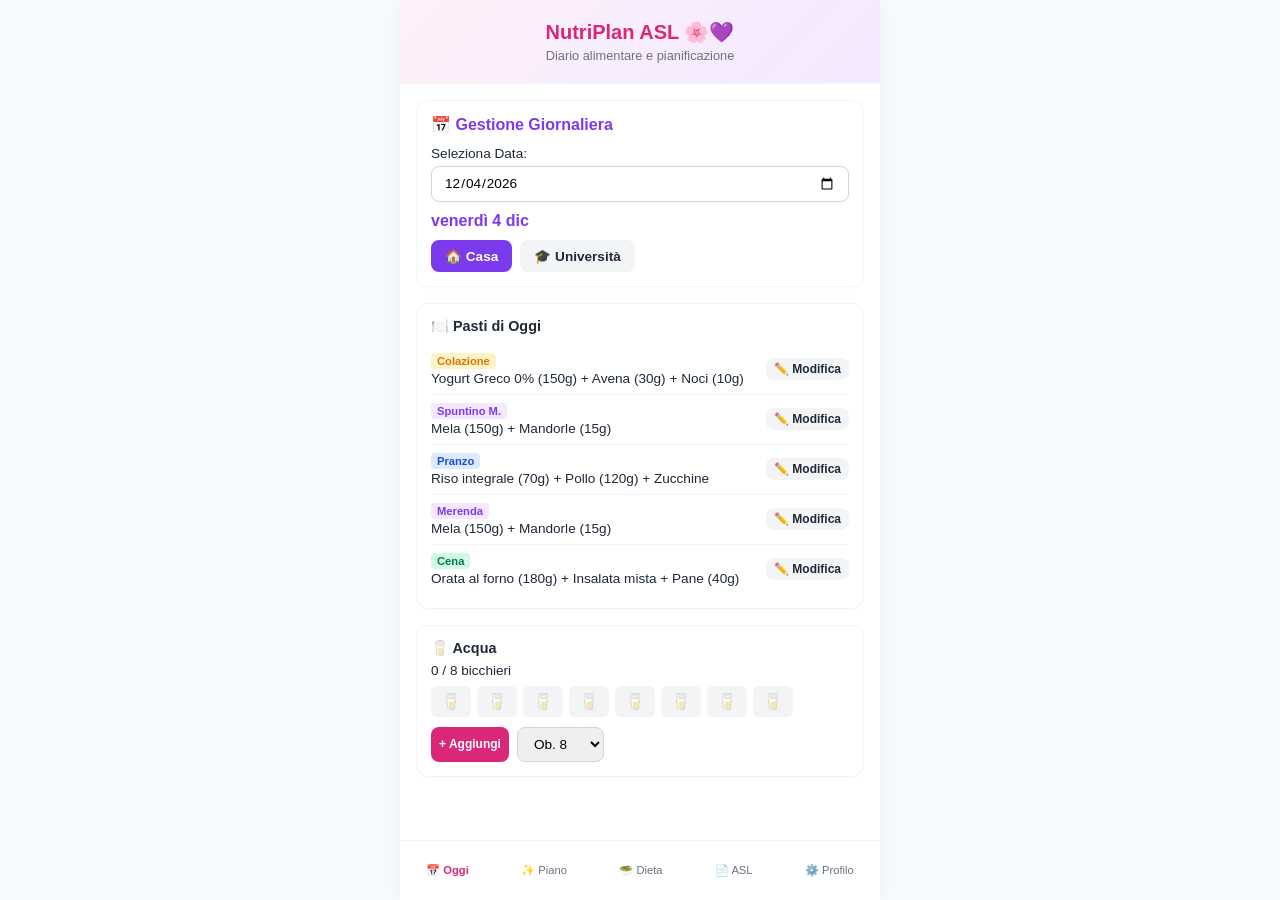
<file: index.html>
<!DOCTYPE html>
<html lang="it">
<head>
    <meta charset="UTF-8">
    <meta name="viewport" content="width=device-width, initial-scale=1.0">
    <title>NutriPlan ASL</title>
    <link rel="stylesheet" href="style.css">
</head>
<body>

    <div class="app-container">
        <!-- HEADER -->
        <header class="app-header">
            <h1>NutriPlan ASL 🌸💜</h1>
            <p class="subtitle">Diario alimentare e pianificazione</p>
        </header>

        <!-- CONTENUTO DELLE SCHEDE -->
        <main class="main-content">

            <!-- SCHEDA 1: OGGI -->
            <section id="page-oggi" class="page active">
                <div class="card">
                    <h2>📅 Gestione Giornaliera</h2>
                    <div style="margin: 10px 0;">
                        <label for="select-date-picker" style="font-size: 0.85rem; font-weight: 500;">Seleziona Data:</label>
                        <input type="date" id="select-date-picker" class="form-control" onchange="cambiaDataSelezionata(this.value)" style="margin-top: 4px;">
                    </div>
                    <h3 id="display-giorno-nome" style="font-size: 1rem; color: #7c3aed; margin-top: 10px;">Oggi</h3>
                    
                    <div class="btn-row" style="margin-top: 10px;">
                        <button type="button" id="btn-mode-casa" class="btn btn-secondary active" onclick="setModalitaGiorno('Casa')">🏠 Casa</button>
                        <button type="button" id="btn-mode-uni" class="btn btn-secondary" onclick="setModalitaGiorno('Uni')">🎓 Università</button>
                    </div>
                </div>

                <div class="card">
                    <h3>🍽️ Pasti di Oggi</h3>
                    <div id="lista-pasti-oggi" style="margin-top: 10px;"></div>
                </div>

                <div class="card">
                    <h3>🥛 Acqua</h3>
                    <p id="water-text" style="font-size: 0.85rem; margin-bottom: 8px;">0 / 8 bicchieri</p>
                    <div class="water-grid" id="water-container"></div>
                    <div style="margin-top: 10px; display:flex; gap:8px;">
                        <button type="button" class="btn btn-primary btn-sm" onclick="aggiungiBicchiereExtra()">+ Aggiungi</button>
                        <select id="water-goal-select" class="form-control" style="width: auto;" onchange="cambiaObiettivoAcqua(this.value)">
                            <option value="6">Ob. 6</option>
                            <option value="8" selected>Ob. 8</option>
                            <option value="10">Ob. 10</option>
                        </select>
                    </div>
                </div>
            </section>

            <!-- SCHEDA 2: PIANO & QUIZ -->
            <section id="page-piano" class="page">
                <div class="card no-print">
                    <h2>📅 Pianificazione Settimanale</h2>
                    <p class="subtitle" style="margin-top: 5px;">Spunta i giorni in cui vai all'Università (pranzo al sacco):</p>
                    
                    <div style="display: flex; flex-direction: column; gap: 6px; margin: 10px 0; font-size: 0.9rem;" id="container-chk-uni">
                        <label><input type="checkbox" class="chk-uni" value="Lunedì"> Lunedì in Università</label>
                        <label><input type="checkbox" class="chk-uni" value="Martedì"> Martedì in Università</label>
                        <label><input type="checkbox" class="chk-uni" value="Mercoledì"> Mercoledì in Università</label>
                        <label><input type="checkbox" class="chk-uni" value="Giovedì"> Giovedì in Università</label>
                        <label><input type="checkbox" class="chk-uni" value="Venerdì"> Venerdì in Università</label>
                        <label><input type="checkbox" class="chk-uni" value="Sabato"> Sabato in Università</label>
                        <label><input type="checkbox" class="chk-uni" value="Domenica"> Domenica in Università</label>
                    </div>

                    <div class="btn-row" style="flex-direction: column; gap: 8px; margin-top: 10px;">
                        <button type="button" class="btn btn-primary" style="width: 100%;" onclick="generaSettimanaAuto()">✨ Genera con un click</button>
                        <button type="button" class="btn btn-secondary" style="width: 100%; background-color: #f3e8ff; color: #7c3aed; font-weight: 700;" onclick="avviaQuizMenu()">📝 Crea il tuo menù (Quiz Manuale)</button>
                        <button type="button" class="btn btn-secondary" style="width: 100%;" onclick="stampaMenuFamiglia()">🖨️ Stampa Tabella Menù</button>
                    </div>
                </div>

                <!-- RIQUADRO QUIZ INTERATTIVO -->
                <div id="box-quiz-menu" class="card" style="display: none; border: 2px solid var(--accent); background: #faf5ff;">
                    <h3 id="quiz-titolo-giorno" style="color: var(--accent);">Crea Menù</h3>
                    <p id="quiz-istruzioni" class="subtitle" style="margin-bottom: 8px;">Seleziona i cibi dal catalogo per questo giorno:</p>
                    
                    <div style="display: flex; flex-direction: column; gap: 8px; font-size: 0.85rem;" id="quiz-campi-container"></div>

                    <div class="btn-row" style="margin-top: 12px;">
                        <button type="button" class="btn btn-primary" style="flex: 1;" onclick="proseguiQuizMenu()">Avanti ➡️</button>
                        <button type="button" class="btn btn-secondary" onclick="annullaQuizMenu()">Annulla</button>
                    </div>
                </div>

                <div class="card printable-table-card">
                    <h3 style="margin-bottom: 8px; color: var(--accent);">📋 Tabella Menù della Settimana</h3>
                    <div class="asl-container" style="position: relative; overflow-x: auto;">
                        <table class="asl-table" style="width: 100%; font-size: 0.8rem;">
                            <thead>
                                <tr style="background: #fdf2f8; color: #db2777;">
                                    <th style="width: 12%;">Giorno</th>
                                    <th style="width: 18%;">Colazione</th>
                                    <th style="width: 17%;">Spuntino</th>
                                    <th style="width: 18%;">Pranzo</th>
                                    <th style="width: 17%;">Merenda</th>
                                    <th style="width: 18%;">Cena</th>
                                </tr>
                            </thead>
                            <tbody id="lista-piano-settimana">
                                <tr><td colspan="6" style="text-align:center; color:#6b7280; padding: 15px;">Clicca su "Genera con un click" o usa il quiz.</td></tr>
                            </tbody>
                        </table>
                    </div>
                    <button type="button" class="btn btn-primary no-print" style="margin-top: 15px; width: 100%;" onclick="window.print()">🖨️ Stampa Tabella</button>
                </div>
            </section>

            <!-- SCHEDA 3: DIETA / CATALOGO -->
            <section id="page-dieta" class="page">
                <div class="card">
                    <h2>🥗 Catalogo Cibi</h2>
                    <p class="subtitle" style="margin-top: 5px;">I tuoi alimenti inseriti per popolare i pasti.</p>
                    <button type="button" class="btn btn-primary" style="margin-top: 12px;" onclick="apriModalNuovoCibo()">+ Aggiungi Alimento</button>
                </div>
                <div class="card">
                    <h3>Alimenti Disponibili</h3>
                    <div id="lista-catalogo-cibi" style="margin-top: 10px;"></div>
                </div>
            </section>

            <!-- SCHEDA 4: ASL -->
            <section id="page-asl" class="page">
                <div class="card">
                    <h2>📄 Foglio ASL</h2>
                    <p class="subtitle" style="margin-top: 5px;">Carica il modello del tuo foglio:</p>
                    <input type="file" accept="image/*,application/pdf" class="form-control" style="margin-top: 10px;" onchange="caricaFoglioASL(event)">
                </div>
                
                <div class="card asl-preview-card">
                    <h3>Diario ASL (Sincronizzato)</h3>
                    <div class="asl-container" style="position: relative; margin-top: 10px; overflow-x: auto;">
                        <img id="asl-background-img" style="display:none; width: 100%; border-radius: 8px;" alt="Sfondo ASL">
                        <table class="asl-table" style="width: 100%; font-size: 0.8rem; margin-top: 10px;">
                            <thead>
                                <tr style="background: #fdf2f8; color: #db2777;">
                                    <th style="width: 12%;">Giorno</th>
                                    <th style="width: 18%;">Colazione</th>
                                    <th style="width: 17%;">Spuntino</th>
                                    <th style="width: 18%;">Pranzo</th>
                                    <th style="width: 17%;">Merenda</th>
                                    <th style="width: 18%;">Cena</th>
                                </tr>
                            </thead>
                            <tbody id="asl-table-body"></tbody>
                        </table>
                    </div>
                    <button type="button" class="btn btn-primary" style="margin-top: 15px;" onclick="window.print()">Stampa Foglio ASL</button>
                </div>
            </section>

            <!-- SCHEDA 5: PROFILO & RITUALE -->
            <section id="page-profilo" class="page">
                <div class="card">
                    <h2>⚙️ Profilo & BMR</h2>
                    <div style="display:flex; flex-direction:column; gap:8px; margin-top:10px;">
                        <input type="number" id="input-peso" class="form-control" placeholder="Peso (kg)" oninput="calcolaBMR()">
                        <input type="number" id="input-altezza" class="form-control" placeholder="Altezza (cm)" oninput="calcolaBMR()">
                        <input type="number" id="input-eta" class="form-control" placeholder="Età" oninput="calcolaBMR()">
                    </div>
                    <p style="margin-top: 10px; font-size: 0.85rem;">BMR Calcolato: <strong id="bmr-output">--</strong> kcal</p>
                </div>

                <div class="card" style="border: 2px solid #db2777; background: #fdf2f8;">
                    <h2>🌸 Rituale della Domenica</h2>
                    <p class="subtitle" style="margin-top: 5px;">Controlla se ci sono giorni vuoti, archivia e stampa la settimana.</p>
                    <button type="button" class="btn btn-primary" style="margin-top: 10px; width: 100%;" onclick="avviaRitualeDomenica()">Avvia Rituale della Domenica</button>
                </div>

                <div class="card">
                    <h2>📂 Archivio Settimanale</h2>
                    <div id="lista-archivio-settimane" style="margin-top: 10px;"></div>
                </div>
            </section>

        </main>

        <!-- MODALI -->
        <div id="modal-edit-pasto" class="modal">
            <div class="modal-content">
                <h3 id="modal-cat-name">Modifica Pasto</h3>
                <input type="text" id="modal-pasto-input" class="form-control" style="margin: 10px 0;">
                <div class="btn-row">
                    <button type="button" class="btn btn-primary" onclick="salvaModificaPasto()">Salva</button>
                    <button type="button" class="btn btn-secondary" onclick="chiudiModale('modal-edit-pasto')">Annulla</button>
                </div>
            </div>
        </div>

        <div id="modal-nuovo-cibo" class="modal">
            <div class="modal-content">
                <h3>Aggiungi al Catalogo</h3>
                <select id="new-cibo-cat" class="form-control" style="margin: 10px 0;">
                    <option value="Colazione">Colazione</option>
                    <option value="Spuntino">Spuntino</option>
                    <option value="Pranzo">Pranzo</option>
                    <option value="Cena">Cena</option>
                </select>
                <input type="text" id="new-cibo-nome" class="form-control" placeholder="Descrizione alimento e grammi" style="margin-bottom: 10px;">
                <div class="btn-row">
                    <button type="button" class="btn btn-primary" onclick="salvaNuovoCiboCatalogo()">Aggiungi</button>
                    <button type="button" class="btn btn-secondary" onclick="chiudiModale('modal-nuovo-cibo')">Annulla</button>
                </div>
            </div>
        </div>

        <div id="modal-rituale" class="modal">
            <div class="modal-content" style="max-width: 360px;">
                <h3>🌸 Rituale della Domenica</h3>
                <div id="rituale-step-content" style="margin-top: 10px; font-size: 0.85rem;"></div>
            </div>
        </div>

        <!-- NAVIGAZIONE INFERIORE -->
        <nav class="bottom-nav">
            <button type="button" class="nav-item active" onclick="cambiaScheda('page-oggi', this)">📅 Oggi</button>
            <button type="button" class="nav-item" onclick="cambiaScheda('page-piano', this)">✨ Piano</button>
            <button type="button" class="nav-item" onclick="cambiaScheda('page-dieta', this)">🥗 Dieta</button>
            <button type="button" class="nav-item" onclick="cambiaScheda('page-asl', this)">📄 ASL</button>
            <button type="button" class="nav-item" onclick="cambiaScheda('page-profilo', this)">⚙️ Profilo</button>
        </nav>
    </div>

    <script src="script.js"></script>
</body>
</html>
</file>
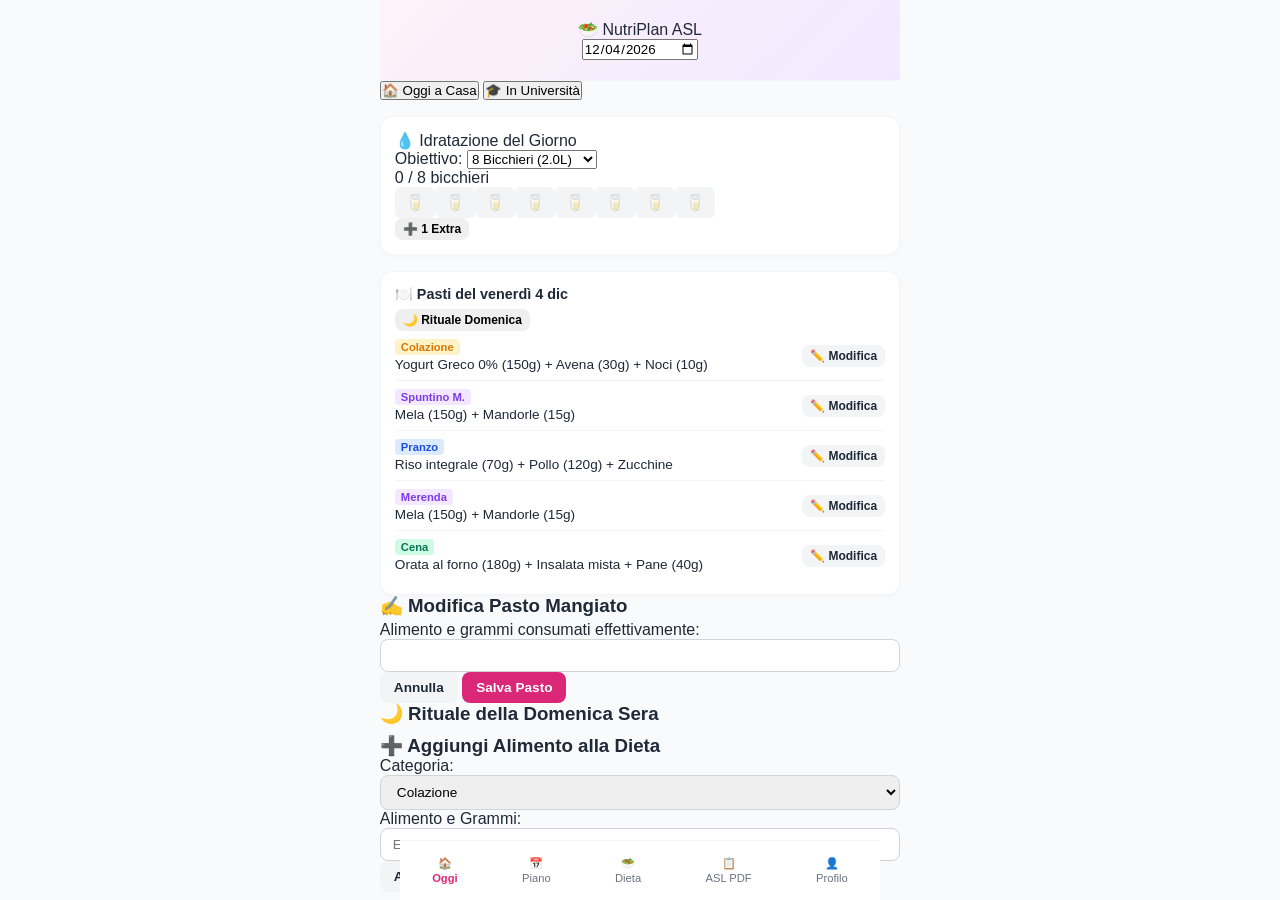
<file: index file.html>
<!DOCTYPE html>
<html lang="it">
<head>
    <meta charset="UTF-8">
    <meta name="viewport" content="width=device-width, initial-scale=1.0, maximum-scale=1.0, user-scalable=no">
    <title>NutriPlan ASL</title>
    <link rel="stylesheet" href="style.css">
</head>
<body>

    <div class="app-shell">
        <!-- HEADER APP CON CAMBIO DATA -->
        <header class="app-header">
            <div class="logo">🥗 NutriPlan ASL</div>
            <div class="date-picker-wrapper">
                <input type="date" id="select-date-picker" onchange="cambiaDataSelezionata(this.value)">
            </div>
        </header>

        <!-- SCHEDA 1: OGGI / GIORNO SELEZIONATO -->
        <main id="page-oggi" class="page active">
            <!-- SWITCH CASA / UNI -->
            <div class="switch-container">
                <button id="btn-mode-casa" class="switch-btn active" onclick="setModalitaGiorno('Casa')">🏠 Oggi a Casa</button>
                <button id="btn-mode-uni" class="switch-btn" onclick="setModalitaGiorno('Uni')">🎓 In Università</button>
            </div>

            <!-- CARD IDRATAZIONE PERSONALIZZABILE -->
            <div class="card card-water">
                <div class="water-header">
                    <div>
                        <span class="water-title">💧 Idratazione del Giorno</span>
                        <div class="water-sub">Obiettivo: 
                            <select id="water-goal-select" onchange="cambiaObiettivoAcqua(this.value)">
                                <option value="6">6 Bicchieri (1.5L)</option>
                                <option value="8" selected>8 Bicchieri (2.0L)</option>
                                <option value="10">10 Bicchieri (2.5L)</option>
                                <option value="12">12 Bicchieri (3.0L)</option>
                            </select>
                        </div>
                    </div>
                    <span class="water-count" id="water-text">0 / 8 bicchieri</span>
                </div>
                <div class="water-glasses-wrapper">
                    <div class="water-glasses" id="water-container"></div>
                    <button class="btn btn-sm btn-water-add" onclick="aggiungiBicchiereExtra()">➕ 1 Extra</button>
                </div>
            </div>

            <!-- CARD PASTI REGISTRATI -->
            <div class="card">
                <div class="card-header">
                    <h3>🍽️ Pasti del <span id="display-giorno-nome">Giorno</span></h3>
                    <button class="btn btn-accent btn-sm" onclick="apriRitualeDomenica()">🌙 Rituale Domenica</button>
                </div>
                <div id="lista-pasti-oggi" class="pasti-list"></div>
            </div>
        </main>

        <!-- SCHEDA 2: PIANO SETTIMANALE -->
        <main id="page-piano" class="page">
            <div class="card">
                <h3>📅 Pianificatore Prossima Settimana</h3>
                <p class="subtitle">Seleziona i giorni in cui andrai all'università e genera il menù.</p>
                
                <div class="uni-days-selector">
                    <label><strong>Giorni in Università (Pranzo al Sacco):</strong></label>
                    <div class="checkbox-grid">
                        <label><input type="checkbox" class="chk-uni" value="Lunedì"> Lun</label>
                        <label><input type="checkbox" class="chk-uni" value="Martedì"> Mar</label>
                        <label><input type="checkbox" class="chk-uni" value="Mercoledì"> Mer</label>
                        <label><input type="checkbox" class="chk-uni" value="Giovedì"> Gio</label>
                        <label><input type="checkbox" class="chk-uni" value="Venerdì"> Ven</label>
                    </div>
                </div>

                <div class="btn-row" style="margin-top:14px;">
                    <button class="btn btn-primary" onclick="generaSettimanaAuto()">🎲 Genera 1-Click</button>
                    <button class="btn btn-secondary" onclick="stampaMenuFamiglia()">🖨️ Menù Famiglia</button>
                </div>
            </div>

            <div class="card">
                <h3>🗓️ Menù Settimanale</h3>
                <div id="lista-piano-settimana"></div>
            </div>
        </main>

        <!-- SCHEDA 3: CATALOGO DIETA NUTRIZIONISTA -->
        <main id="page-catalogo" class="page">
            <div class="card">
                <div class="card-header">
                    <h3>🥗 Catalogo Nutrizionista</h3>
                    <button class="btn btn-primary btn-sm" onclick="apriModalNuovoCibo()">➕ Aggiungi Cibo</button>
                </div>
                <p class="subtitle">Modifica o aggiungi gli alimenti consentiti dalla tua nutrizionista.</p>
                <div id="lista-catalogo-cibi"></div>
            </div>
        </main>

        <!-- SCHEDA 4: DIARIO ASL -->
        <main id="page-asl" class="page">
            <div class="card no-print">
                <div class="card-header">
                    <h3>📋 Diario Alimentare ASL</h3>
                    <button class="btn btn-secondary btn-sm" onclick="window.print()">🖨️ Stampa PDF A4</button>
                </div>
                <div class="asl-upload">
                    <label>📂 Carica foto/PDF del tuo foglio ASL ufficiale:</label>
                    <input type="file" id="asl-file-input" accept="image/*,application/pdf" onchange="caricaFoglioASL(event)">
                </div>
            </div>
            
            <div class="card asl-paper">
                <h3 class="asl-title">DIARIO ALIMENTARE SETTIMANALE - ASL</h3>
                <img id="asl-background-img" class="asl-bg" style="display:none;" alt="Foglio ASL Ufficiale">
                <table class="asl-table">
                    <thead>
                        <tr>
                            <th>Giorno</th>
                            <th>Colazione</th>
                            <th>Spuntino M.</th>
                            <th>Pranzo</th>
                            <th>Merenda</th>
                            <th>Cena</th>
                        </tr>
                    </thead>
                    <tbody id="asl-table-body"></tbody>
                </table>
            </div>
        </main>

        <!-- SCHEDA 5: PROFILO & NOTIFICHE -->
        <main id="page-profilo" class="page">
            <div class="card">
                <h3>🔔 Orari Notifiche & Promemoria</h3>
                <p class="subtitle">Attiva le notifiche per ricordarti di mangiare e bere.</p>
                
                <div class="form-row" style="margin-top:10px;">
                    <div class="form-group">
                        <label>Ora Colazione:</label>
                        <input type="time" id="time-colazione" class="form-control" value="08:00" onchange="salvaOrariNotifiche()">
                    </div>
                    <div class="form-group">
                        <label>Ora Pranzo:</label>
                        <input type="time" id="time-pranzo" class="form-control" value="13:00" onchange="salvaOrariNotifiche()">
                    </div>
                    <div class="form-group">
                        <label>Ora Cena:</label>
                        <input type="time" id="time-cena" class="form-control" value="20:00" onchange="salvaOrariNotifiche()">
                    </div>
                </div>

                <button class="btn btn-primary" style="width:100%; margin-top:6px;" onclick="attivaNotificheBrowser()">🔔 Attiva Notifiche sul Telefono</button>
                <small id="notif-status-text" style="display:block; text-align:center; margin-top:6px; color:var(--purple-dark); font-weight:700;"></small>
            </div>

            <div class="card">
                <h3>👤 Dati Personali & BMR</h3>
                <div class="form-group">
                    <label>Email per invio PDF/Archivio:</label>
                    <input type="email" id="input-email" class="form-control" placeholder="tuaemail@example.com" onchange="salvaProfilo()">
                </div>
                <div class="form-row">
                    <div class="form-group">
                        <label>Peso (kg):</label>
                        <input type="number" id="input-peso" class="form-control" value="65" onchange="calcolaBMR()">
                    </div>
                    <div class="form-group">
                        <label>Altezza (cm):</label>
                        <input type="number" id="input-altezza" class="form-control" value="165" onchange="calcolaBMR()">
                    </div>
                    <div class="form-group">
                        <label>Età:</label>
                        <input type="number" id="input-eta" class="form-control" value="22" onchange="calcolaBMR()">
                    </div>
                </div>
                <div class="bmr-badge">
                    Metabolismo Basale (BMR): <strong id="bmr-output">--</strong> kcal/giorno
                </div>
            </div>

            <!-- ARCHIVIO -->
            <div class="card">
                <h3>📁 Archivio Settimane Passate</h3>
                <div id="lista-archivio-settimane" style="margin-top:12px;"></div>
            </div>
        </main>

        <!-- BARRA NAVIGAZIONE FISSA IN BASSO -->
        <nav class="bottom-nav">
            <button class="nav-item active" onclick="cambiaScheda('page-oggi', this)">
                <span class="nav-icon">🏠</span>
                <span>Oggi</span>
            </button>
            <button class="nav-item" onclick="cambiaScheda('page-piano', this)">
                <span class="nav-icon">📅</span>
                <span>Piano</span>
            </button>
            <button class="nav-item" onclick="cambiaScheda('page-catalogo', this)">
                <span class="nav-icon">🥗</span>
                <span>Dieta</span>
            </button>
            <button class="nav-item" onclick="cambiaScheda('page-asl', this)">
                <span class="nav-icon">📋</span>
                <span>ASL PDF</span>
            </button>
            <button class="nav-item" onclick="cambiaScheda('page-profilo', this)">
                <span class="nav-icon">👤</span>
                <span>Profilo</span>
            </button>
        </nav>

        <!-- MODALI -->
        <div id="modal-edit-pasto" class="modal-overlay">
            <div class="modal-card">
                <h3>✍️ Modifica Pasto Mangiato</h3>
                <p id="modal-cat-name" class="subtitle"></p>
                <div class="form-group">
                    <label>Alimento e grammi consumati effettivamente:</label>
                    <input type="text" id="modal-pasto-input" class="form-control">
                </div>
                <div class="modal-buttons">
                    <button class="btn btn-secondary" onclick="chiudiModale('modal-edit-pasto')">Annulla</button>
                    <button class="btn btn-primary" onclick="salvaModificaPasto()">Salva Pasto</button>
                </div>
            </div>
        </div>

        <div id="modal-rituale" class="modal-overlay">
            <div class="modal-card">
                <h3>🌙 Rituale della Domenica Sera</h3>
                <div id="rituale-step-content" style="margin-top:10px;"></div>
            </div>
        </div>

        <div id="modal-nuovo-cibo" class="modal-overlay">
            <div class="modal-card">
                <h3>➕ Aggiungi Alimento alla Dieta</h3>
                <div class="form-group">
                    <label>Categoria:</label>
                    <select id="new-cibo-cat" class="form-control">
                        <option value="Colazione">Colazione</option>
                        <option value="Pranzo">Pranzo</option>
                        <option value="Cena">Cena</option>
                        <option value="Spuntino">Spuntino</option>
                    </select>
                </div>
                <div class="form-group">
                    <label>Alimento e Grammi:</label>
                    <input type="text" id="new-cibo-nome" class="form-control" placeholder="Es. Pasta integrale 70g con pomodoro">
                </div>
                <div class="modal-buttons">
                    <button class="btn btn-secondary" onclick="chiudiModale('modal-nuovo-cibo')">Annulla</button>
                    <button class="btn btn-primary" onclick="salvaNuovoCiboCatalogo()">Aggiungi</button>
                </div>
            </div>
        </div>

    </div>

    <script src="script.js"></script>
</body>
</html>
</file>
<file: style.css>
:root {
    --primary: #db2777;
    --primary-light: #fdf2f8;
    --accent: #7c3aed;
    --bg: #f9fafb;
    --card-bg: #ffffff;
    --text: #1f2937;
    --text-muted: #6b7280;
    --border: #f3f4f6;
}

* {
    box-sizing: border-box;
    margin: 0;
    padding: 0;
    font-family: -apple-system, BlinkMacSystemFont, "Segoe UI", Roboto, Helvetica, Arial, sans-serif;
}

body {
    background-color: var(--bg);
    color: var(--text);
    display: flex;
    justify-content: center;
    align-items: flex-start;
    min-height: 100vh;
}

.app-container {
    width: 100%;
    max-width: 480px;
    background-color: var(--card-bg);
    min-height: 100vh;
    display: flex;
    flex-direction: column;
    box-shadow: 0 4px 20px rgba(0, 0, 0, 0.05);
    position: relative;
    padding-bottom: 70px;
}

.app-header {
    background: linear-gradient(135deg, #fdf2f8, #f3e8ff);
    padding: 20px 16px;
    text-align: center;
    border-bottom: 1px solid var(--border);
}

.app-header h1 {
    font-size: 1.25rem;
    color: var(--primary);
    font-weight: 700;
}

.subtitle {
    font-size: 0.8rem;
    color: var(--text-muted);
    margin-top: 4px;
}

.main-content {
    padding: 16px;
    flex: 1;
    overflow-y: auto;
}

.page {
    display: none;
    flex-direction: column;
    gap: 16px;
}

.page.active {
    display: flex;
}

.card {
    background: var(--card-bg);
    border: 1px solid var(--border);
    border-radius: 12px;
    padding: 14px;
    box-shadow: 0 2px 4px rgba(0,0,0,0.02);
}

.card h2 {
    font-size: 1rem;
    color: var(--accent);
    margin-bottom: 4px;
}

.card h3 {
    font-size: 0.9rem;
    color: var(--text);
    margin-bottom: 6px;
}

.form-control {
    width: 100%;
    padding: 8px 12px;
    border: 1px solid #d1d5db;
    border-radius: 8px;
    font-size: 0.85rem;
    outline: none;
    transition: border-color 0.2s;
}

.form-control:focus {
    border-color: var(--primary);
}

.btn {
    padding: 8px 14px;
    border-radius: 8px;
    font-size: 0.85rem;
    font-weight: 600;
    cursor: pointer;
    border: none;
    transition: opacity 0.2s;
}

.btn:active {
    opacity: 0.8;
}

.btn-primary {
    background-color: var(--primary);
    color: white;
}

.btn-secondary {
    background-color: var(--border);
    color: var(--text);
}

.btn-secondary.active {
    background-color: var(--accent);
    color: white;
}

.btn-sm {
    padding: 4px 8px;
    font-size: 0.75rem;
}

.btn-row {
    display: flex;
    gap: 8px;
    flex-wrap: wrap;
}

.meal-row {
    display: flex;
    justify-content: space-between;
    align-items: center;
    padding: 8px 0;
    border-bottom: 1px solid var(--border);
    font-size: 0.85rem;
}

.meal-row:last-child {
    border-bottom: none;
}

.meal-badge {
    display: inline-block;
    padding: 2px 6px;
    border-radius: 4px;
    font-size: 0.7rem;
    font-weight: 600;
    margin-bottom: 2px;
}

.badge-colazione { background: #fef3c7; color: #d97706; }
.badge-pranzo { background: #dbeafe; color: #1d4ed8; }
.badge-cena { background: #d1fae5; color: #047857; }
.badge-spuntino { background: #f3e8ff; color: #7c3aed; }

.meal-title {
    font-weight: 500;
    color: var(--text);
}

.water-grid {
    display: flex;
    flex-wrap: wrap;
    gap: 6px;
    margin-top: 6px;
}

.glass-btn {
    background: var(--border);
    border: none;
    border-radius: 6px;
    padding: 6px 10px;
    font-size: 1rem;
    cursor: pointer;
}

.glass-btn.filled {
    background: #e0f2fe;
    border: 1px solid #38bdf8;
}

.bottom-nav {
    position: fixed;
    bottom: 0;
    left: 50%;
    transform: translateX(-50%);
    width: 100%;
    max-width: 480px;
    height: 60px;
    background: white;
    border-top: 1px solid var(--border);
    display: flex;
    justify-content: space-around;
    align-items: center;
    z-index: 100;
}

.nav-item {
    background: none;
    border: none;
    font-size: 0.7rem;
    color: var(--text-muted);
    cursor: pointer;
    display: flex;
    flex-direction: column;
    align-items: center;
    gap: 2px;
}

.nav-item.active {
    color: var(--primary);
    font-weight: 600;
}

.modal {
    display: none;
    position: fixed;
    top: 0;
    left: 0;
    width: 100%;
    height: 100%;
    background: rgba(0,0,0,0.4);
    justify-content: center;
    align-items: center;
    z-index: 1000;
    padding: 16px;
}

.modal.active {
    display: flex;
}

.modal-content {
    background: white;
    padding: 20px;
    border-radius: 12px;
    width: 100%;
    max-width: 320px;
}

.asl-table {
    width: 100%;
    border-collapse: collapse;
}

.asl-table th, .asl-table td {
    border: 1px solid #e5e7eb;
    padding: 6px;
    text-align: left;
    vertical-align: top;
}

@media print {
    .bottom-nav, .app-header, .btn, button, input[type="file"], .modal, .no-print, #box-quiz-menu {
        display: none !important;
    }
    body, .app-container, .main-content {
        background: white !important;
        height: auto !important;
        overflow: visible !important;
        box-shadow: none !important;
        margin: 0 !important;
        padding: 0 !important;
        width: 100% !important;
        max-width: 100% !important;
    }
    .page {
        display: none !important;
    }
    .page.active {
        display: flex !important;
    }
    .card {
        border: none !important;
        box-shadow: none !important;
        padding: 0 !important;
        margin: 0 !important;
        width: 100% !important;
    }
    .printable-table-card {
        display: block !important;
        width: 100% !important;
    }
    .asl-table {
        font-size: 10pt !important;
        width: 100% !important;
        border-collapse: collapse !important;
    }
    .asl-table th, .asl-table td {
        border: 1px solid #000 !important;
        padding: 8px !important;
    }
}
</file>
